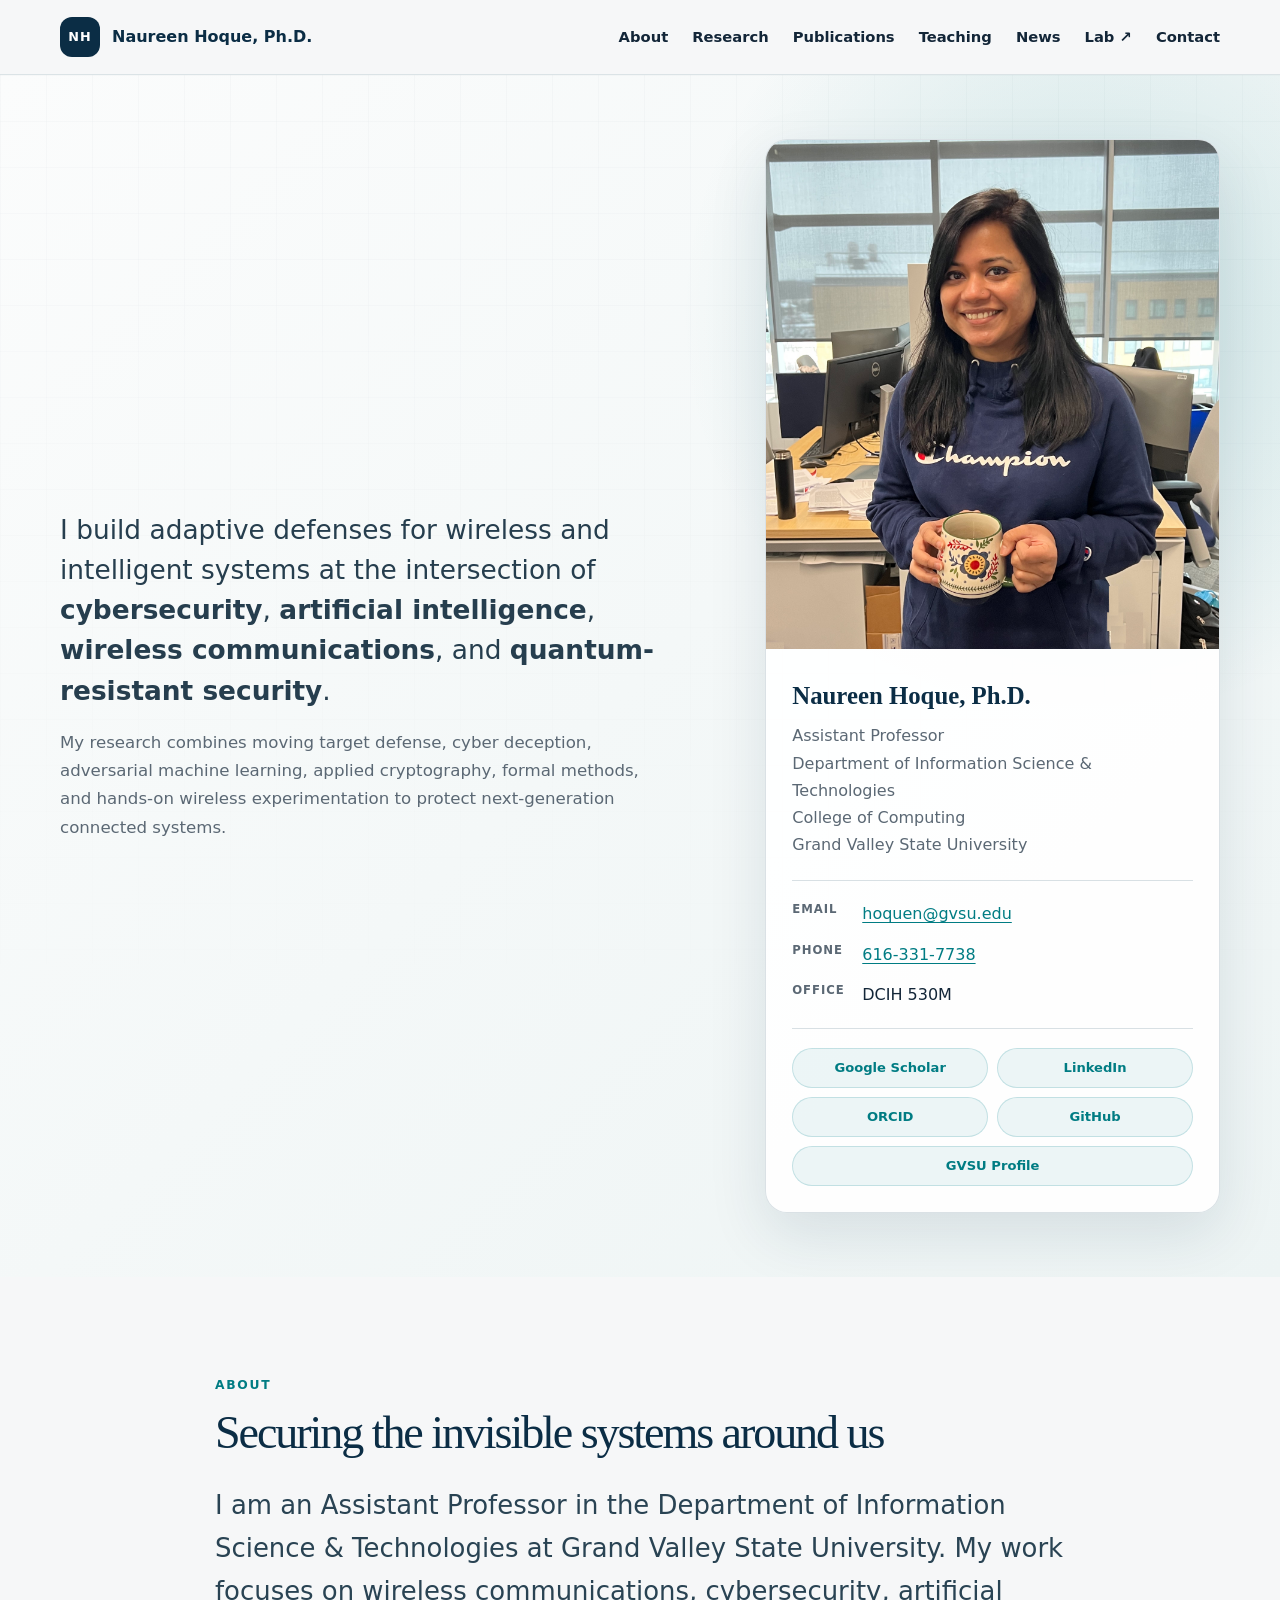
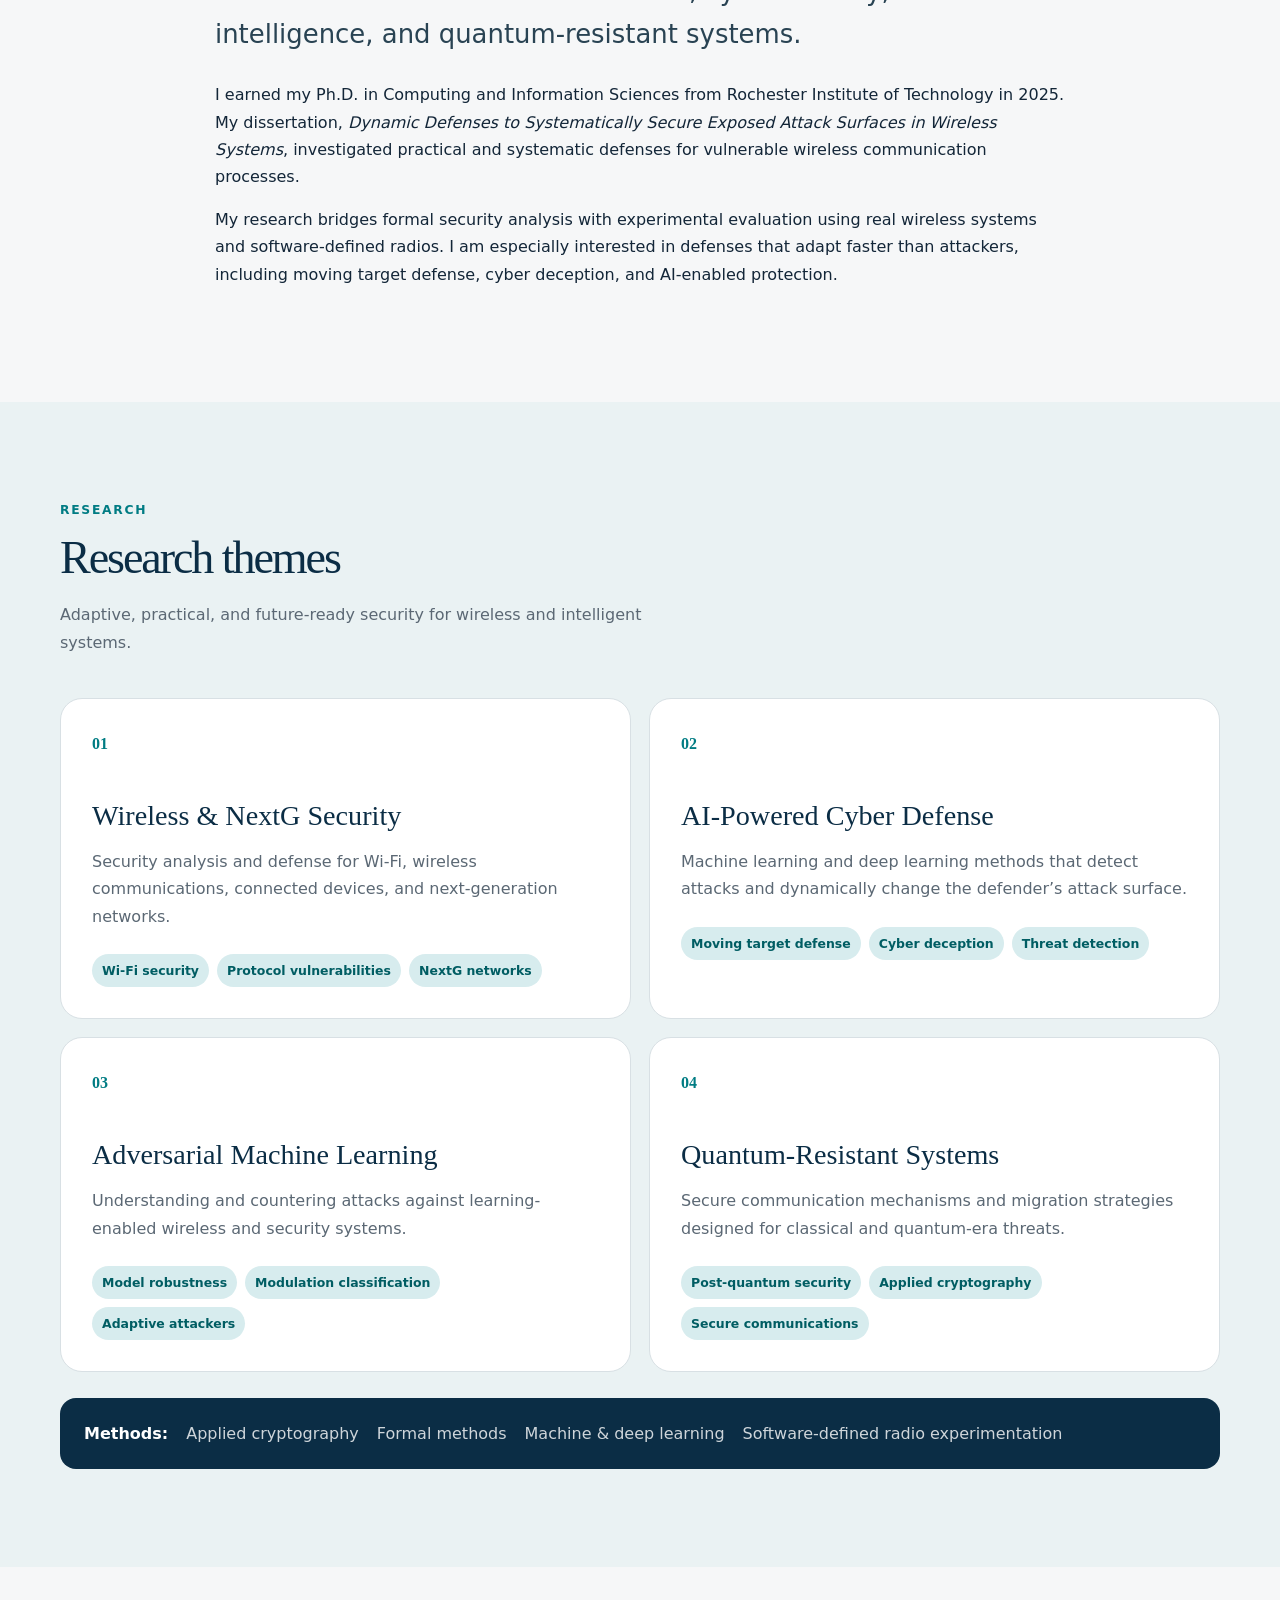
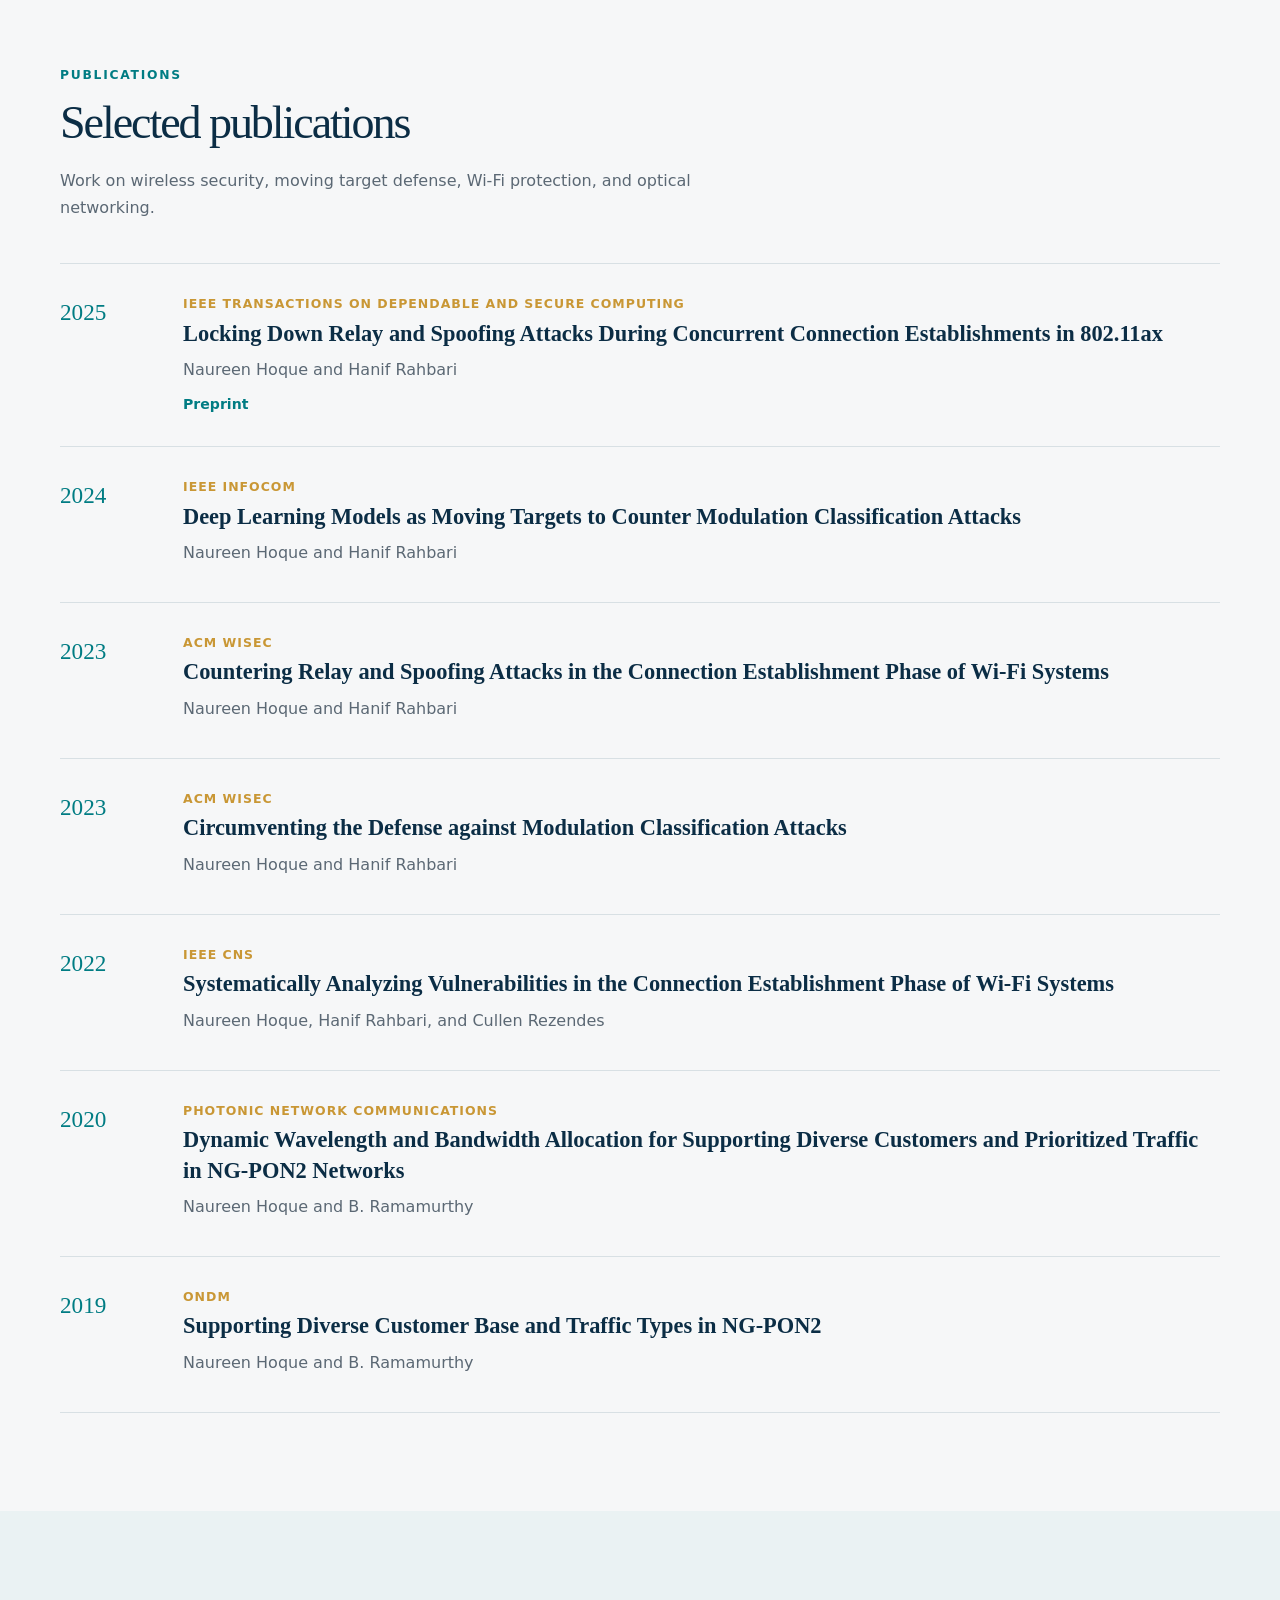
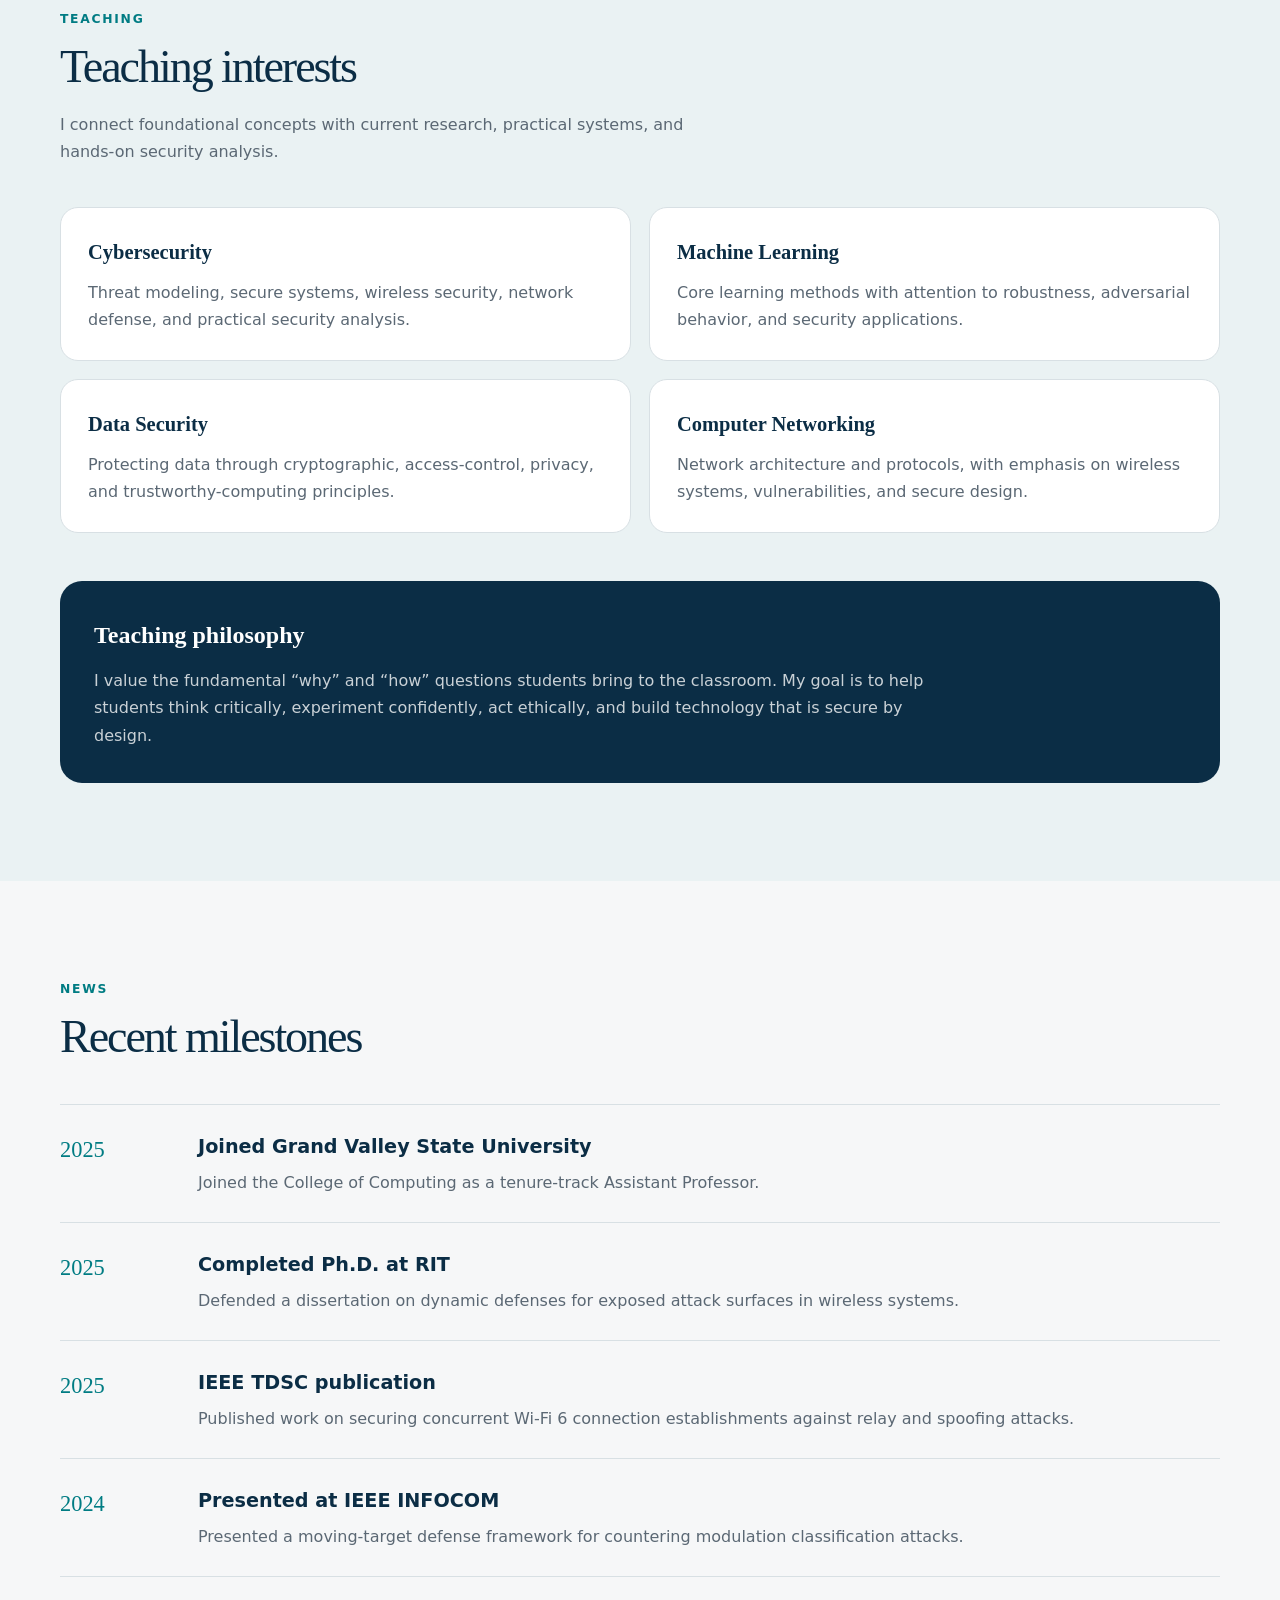
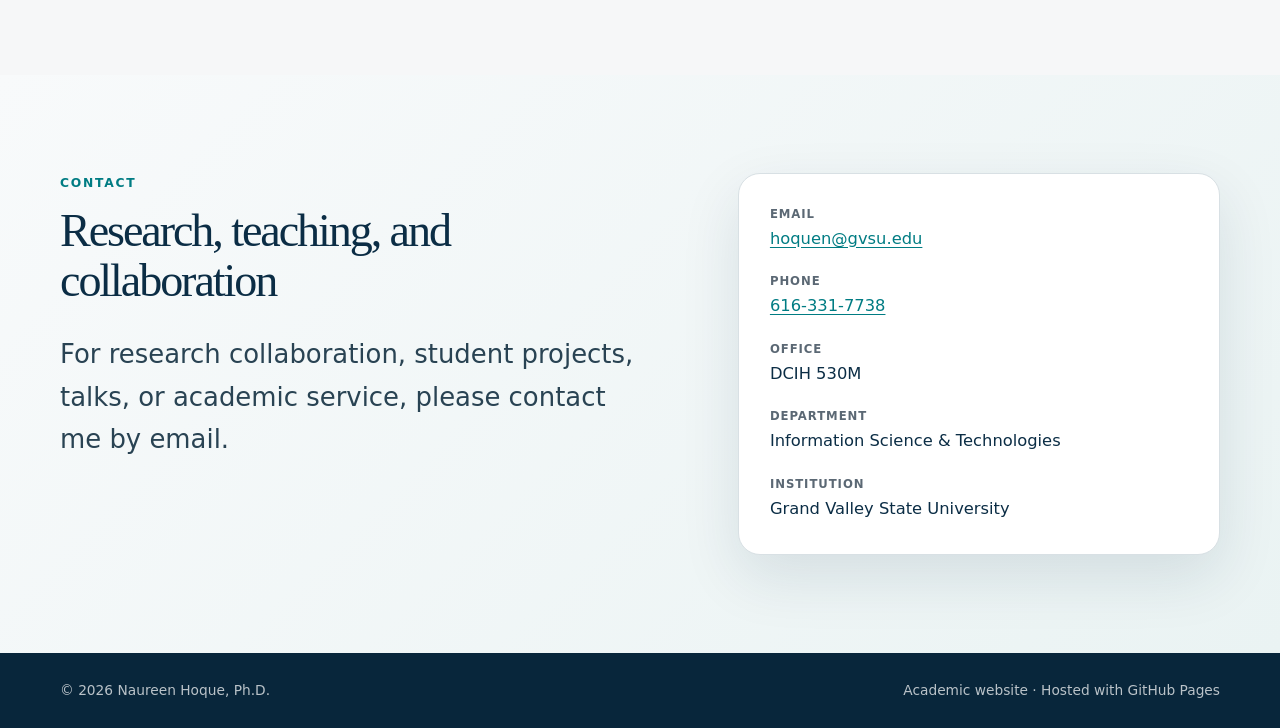
<file: index.html>
<!DOCTYPE html>
<html lang="en">
<head>
  <meta charset="UTF-8">
  <meta name="viewport" content="width=device-width, initial-scale=1.0">
  <meta name="description" content="Academic website of Naureen Hoque, Ph.D., Assistant Professor at Grand Valley State University, researching wireless security, artificial intelligence, cybersecurity, and quantum-resistant systems.">
  <title>Naureen Hoque, Ph.D. | Wireless Security, AI & Cybersecurity</title>
  <link rel="stylesheet" href="styles.css">
  <script defer src="script.js"></script>
</head>
<body>
  <a class="skip-link" href="#main">Skip to content</a>

  <header class="site-header">
    <nav class="nav shell" aria-label="Primary navigation">
      <a class="brand" href="#home">
        <span class="brand-mark">NH</span>
        <span>Naureen Hoque, Ph.D.</span>
      </a>
      <button class="menu-button" type="button" aria-expanded="false" aria-controls="nav-links">Menu</button>
      <div class="nav-links" id="nav-links">
        <a href="#about">About</a>
        <a href="#research">Research</a>
        <a href="#publications">Publications</a>
        <a href="#teaching">Teaching</a>
        <a href="#news">News</a>
        <a href="lab.html" target="_blank" rel="noopener noreferrer">Lab ↗</a>
        <a href="#contact">Contact</a>
      </div>
    </nav>
  </header>

  <main id="main">
    <section class="hero" id="home">
      <div class="shell hero-grid">
        <div class="hero-copy">
<p class="lead">
            I build adaptive defenses for wireless and intelligent systems at the intersection of
            <strong>cybersecurity</strong>, <strong>artificial intelligence</strong>,
            <strong>wireless communications</strong>, and <strong>quantum-resistant security</strong>.
          </p>
          <p class="intro">
            My research combines moving target defense, cyber deception, adversarial machine learning,
            applied cryptography, formal methods, and hands-on wireless experimentation to protect
            next-generation connected systems.
          </p>
</div>

        <aside class="profile-card" aria-label="Faculty profile">
          <img src="profile.jpg" alt="Portrait of Naureen Hoque, Ph.D.">
          <div class="profile-content">
            <h2>Naureen Hoque, Ph.D.</h2>
            <p>Assistant Professor</p>
            <p>Department of Information Science &amp; Technologies</p>
            <p>College of Computing</p>
            <p>Grand Valley State University</p>
            <dl>
              <div><dt>Email</dt><dd><a href="mailto:hoquen@gvsu.edu">hoquen@gvsu.edu</a></dd></div>
              <div><dt>Phone</dt><dd><a href="tel:+16163317738">616-331-7738</a></dd></div>
              <div><dt>Office</dt><dd>DCIH 530M</dd></div>
            </dl>

            <nav class="academic-links" aria-label="Academic and professional profiles">
              <a href="https://scholar.google.com/citations?hl=en&amp;user=wmNvIxQAAAAJ"
                 target="_blank" rel="noopener noreferrer">Google Scholar</a>
              <a href="https://www.linkedin.com/pub/dir/Naureen/Hoque"
                 target="_blank" rel="noopener noreferrer">LinkedIn</a>
              <a href="https://orcid.org/0000-0001-6965-7017"
                 target="_blank" rel="noopener noreferrer">ORCID</a>
              <a href="https://github.com/hoquenaureen"
                 target="_blank" rel="noopener noreferrer">GitHub</a>
              <a href="https://www.gvsu.edu/computing/hoque-naureen-193"
                 target="_blank" rel="noopener noreferrer">GVSU Profile</a>
            </nav>
          </div>
        </aside>
      </div>
    </section>

    <section class="section" id="about">
      <div class="shell narrow">
        <p class="section-label">About</p>
        <h2>Securing the invisible systems around us</h2>
        <p class="large-text">
          I am an Assistant Professor in the Department of Information Science &amp; Technologies at
          Grand Valley State University. My work focuses on wireless communications, cybersecurity,
          artificial intelligence, and quantum-resistant systems.
        </p>
        <p>
          I earned my Ph.D. in Computing and Information Sciences from Rochester Institute of Technology
          in 2025. My dissertation, <em>Dynamic Defenses to Systematically Secure Exposed Attack Surfaces
          in Wireless Systems</em>, investigated practical and systematic defenses for vulnerable wireless
          communication processes.
        </p>
        <p>
          My research bridges formal security analysis with experimental evaluation using real wireless
          systems and software-defined radios. I am especially interested in defenses that adapt faster
          than attackers, including moving target defense, cyber deception, and AI-enabled protection.
        </p>
      </div>
    </section>

    <section class="section tinted" id="research">
      <div class="shell">
        <p class="section-label">Research</p>
        <div class="section-heading">
          <div>
            <h2>Research themes</h2>
            <p>Adaptive, practical, and future-ready security for wireless and intelligent systems.</p>
          </div>
        </div>

        <div class="research-grid">
          <article class="research-card">
            <span>01</span>
            <h3>Wireless &amp; NextG Security</h3>
            <p>Security analysis and defense for Wi-Fi, wireless communications, connected devices, and next-generation networks.</p>
            <ul><li>Wi-Fi security</li><li>Protocol vulnerabilities</li><li>NextG networks</li></ul>
          </article>
          <article class="research-card">
            <span>02</span>
            <h3>AI-Powered Cyber Defense</h3>
            <p>Machine learning and deep learning methods that detect attacks and dynamically change the defender’s attack surface.</p>
            <ul><li>Moving target defense</li><li>Cyber deception</li><li>Threat detection</li></ul>
          </article>
          <article class="research-card">
            <span>03</span>
            <h3>Adversarial Machine Learning</h3>
            <p>Understanding and countering attacks against learning-enabled wireless and security systems.</p>
            <ul><li>Model robustness</li><li>Modulation classification</li><li>Adaptive attackers</li></ul>
          </article>
          <article class="research-card">
            <span>04</span>
            <h3>Quantum-Resistant Systems</h3>
            <p>Secure communication mechanisms and migration strategies designed for classical and quantum-era threats.</p>
            <ul><li>Post-quantum security</li><li>Applied cryptography</li><li>Secure communications</li></ul>
          </article>
        </div>

        <div class="methods-strip">
          <strong>Methods:</strong>
          <span>Applied cryptography</span>
          <span>Formal methods</span>
          <span>Machine &amp; deep learning</span>
          <span>Software-defined radio experimentation</span>
        </div>
      </div>
    </section>

    <section class="section" id="publications">
      <div class="shell">
        <p class="section-label">Publications</p>
        <div class="section-heading">
          <div>
            <h2>Selected publications</h2>
            <p>Work on wireless security, moving target defense, Wi-Fi protection, and optical networking.</p>
          </div>
        </div>

        <div class="publication-list">
          <article class="publication">
            <div class="year">2025</div>
            <div>
              <p class="venue">IEEE Transactions on Dependable and Secure Computing</p>
              <h3>Locking Down Relay and Spoofing Attacks During Concurrent Connection Establishments in 802.11ax</h3>
              <p>Naureen Hoque and Hanif Rahbari</p>
              <a href="https://arxiv.org/abs/2501.01517">Preprint</a>
            </div>
          </article>
          <article class="publication">
            <div class="year">2024</div>
            <div>
              <p class="venue">IEEE INFOCOM</p>
              <h3>Deep Learning Models as Moving Targets to Counter Modulation Classification Attacks</h3>
              <p>Naureen Hoque and Hanif Rahbari</p>
            </div>
          </article>
          <article class="publication">
            <div class="year">2023</div>
            <div>
              <p class="venue">ACM WiSec</p>
              <h3>Countering Relay and Spoofing Attacks in the Connection Establishment Phase of Wi-Fi Systems</h3>
              <p>Naureen Hoque and Hanif Rahbari</p>
            </div>
          </article>
          <article class="publication">
            <div class="year">2023</div>
            <div>
              <p class="venue">ACM WiSec</p>
              <h3>Circumventing the Defense against Modulation Classification Attacks</h3>
              <p>Naureen Hoque and Hanif Rahbari</p>
            </div>
          </article>
          <article class="publication">
            <div class="year">2022</div>
            <div>
              <p class="venue">IEEE CNS</p>
              <h3>Systematically Analyzing Vulnerabilities in the Connection Establishment Phase of Wi-Fi Systems</h3>
              <p>Naureen Hoque, Hanif Rahbari, and Cullen Rezendes</p>
            </div>
          </article>
          <article class="publication">
            <div class="year">2020</div>
            <div>
              <p class="venue">Photonic Network Communications</p>
              <h3>Dynamic Wavelength and Bandwidth Allocation for Supporting Diverse Customers and Prioritized Traffic in NG-PON2 Networks</h3>
              <p>Naureen Hoque and B. Ramamurthy</p>
            </div>
          </article>
          <article class="publication">
            <div class="year">2019</div>
            <div>
              <p class="venue">ONDM</p>
              <h3>Supporting Diverse Customer Base and Traffic Types in NG-PON2</h3>
              <p>Naureen Hoque and B. Ramamurthy</p>
            </div>
          </article>
        </div>
      </div>
    </section>

    <section class="section tinted" id="teaching">
      <div class="shell">
        <p class="section-label">Teaching</p>
        <div class="section-heading">
          <div>
            <h2>Teaching interests</h2>
            <p>I connect foundational concepts with current research, practical systems, and hands-on security analysis.</p>
          </div>
        </div>
        <div class="teaching-grid">
          <article><h3>Cybersecurity</h3><p>Threat modeling, secure systems, wireless security, network defense, and practical security analysis.</p></article>
          <article><h3>Machine Learning</h3><p>Core learning methods with attention to robustness, adversarial behavior, and security applications.</p></article>
          <article><h3>Data Security</h3><p>Protecting data through cryptographic, access-control, privacy, and trustworthy-computing principles.</p></article>
          <article><h3>Computer Networking</h3><p>Network architecture and protocols, with emphasis on wireless systems, vulnerabilities, and secure design.</p></article>
        </div>
        <div class="teaching-philosophy">
          <h3>Teaching philosophy</h3>
          <p>
            I value the fundamental “why” and “how” questions students bring to the classroom. My goal is to
            help students think critically, experiment confidently, act ethically, and build technology that is secure by design.
          </p>
        </div>
      </div>
    </section>

    <section class="section" id="news">
      <div class="shell">
        <p class="section-label">News</p>
        <h2>Recent milestones</h2>
        <div class="timeline">
          <article><time>2025</time><div><h3>Joined Grand Valley State University</h3><p>Joined the College of Computing as a tenure-track Assistant Professor.</p></div></article>
          <article><time>2025</time><div><h3>Completed Ph.D. at RIT</h3><p>Defended a dissertation on dynamic defenses for exposed attack surfaces in wireless systems.</p></div></article>
          <article><time>2025</time><div><h3>IEEE TDSC publication</h3><p>Published work on securing concurrent Wi-Fi 6 connection establishments against relay and spoofing attacks.</p></div></article>
          <article><time>2024</time><div><h3>Presented at IEEE INFOCOM</h3><p>Presented a moving-target defense framework for countering modulation classification attacks.</p></div></article>
        </div>
      </div>
    </section>

    <section class="section contact-section" id="contact">
      <div class="shell contact-grid">
        <div>
          <p class="section-label">Contact</p>
          <h2>Research, teaching, and collaboration</h2>
          <p class="large-text">For research collaboration, student projects, talks, or academic service, please contact me by email.</p>
        </div>
        <div class="contact-card">
          <dl>
            <div><dt>Email</dt><dd><a href="mailto:hoquen@gvsu.edu">hoquen@gvsu.edu</a></dd></div>
            <div><dt>Phone</dt><dd><a href="tel:+16163317738">616-331-7738</a></dd></div>
            <div><dt>Office</dt><dd>DCIH 530M</dd></div>
            <div><dt>Department</dt><dd>Information Science &amp; Technologies</dd></div>
            <div><dt>Institution</dt><dd>Grand Valley State University</dd></div>
          </dl>
        </div>
      </div>
    </section>
  </main>

  <footer>
    <div class="shell footer-inner">
      <p>© <span id="year"></span> Naureen Hoque, Ph.D.</p>
      <p>Academic website · Hosted with GitHub Pages</p>
    </div>
  </footer>
</body>
</html>
</file>
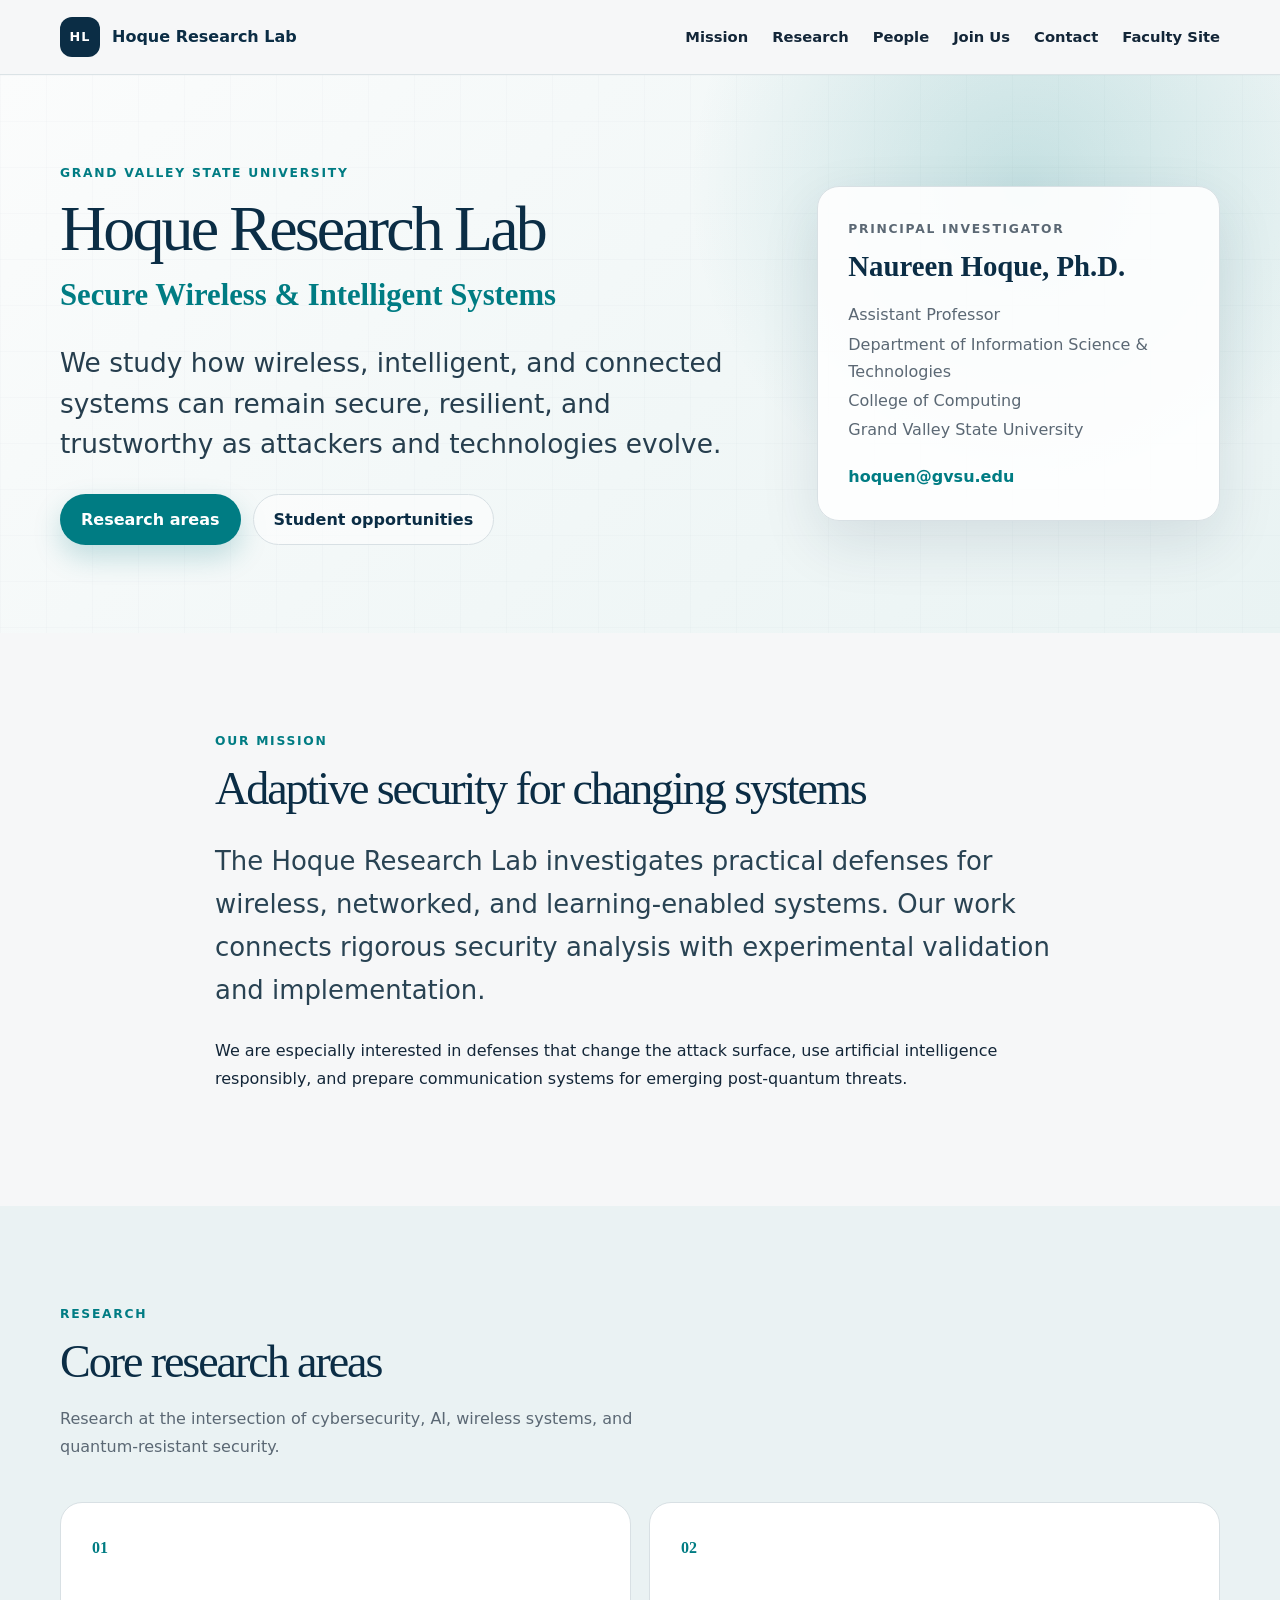
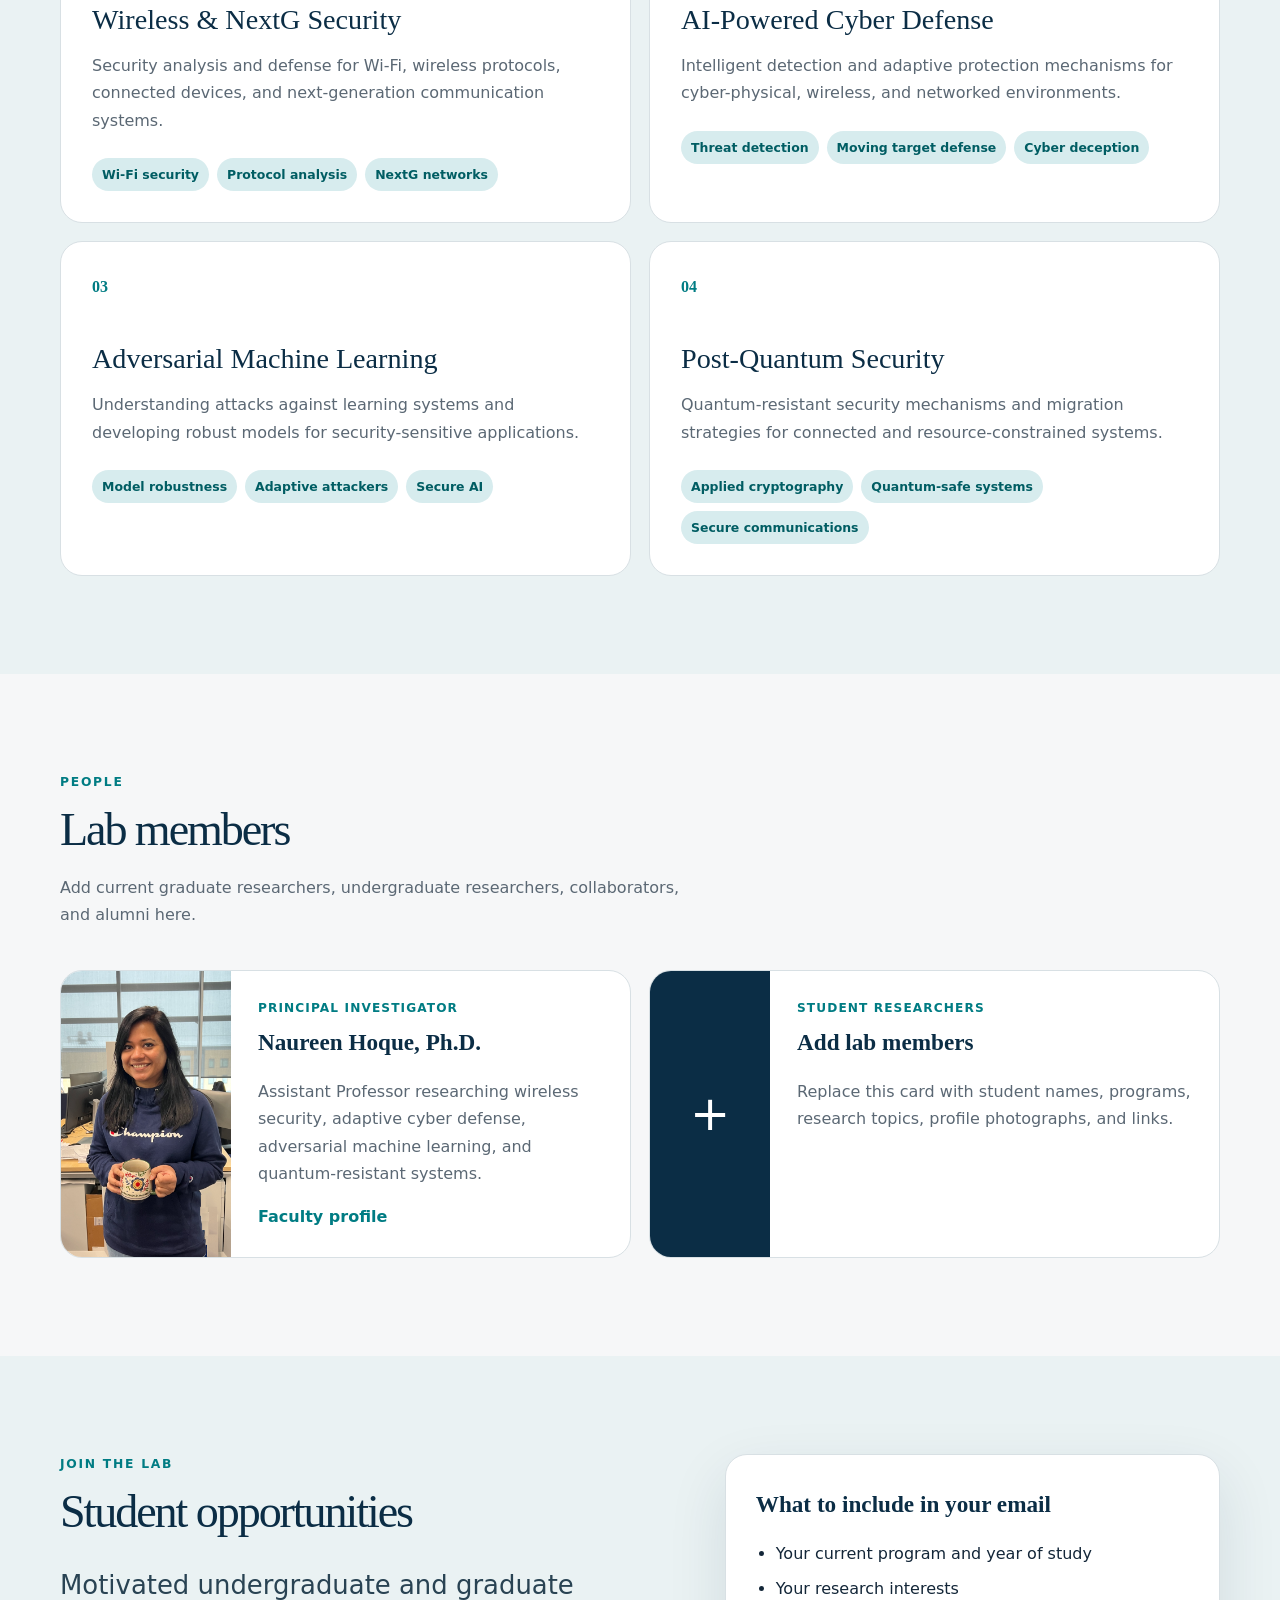
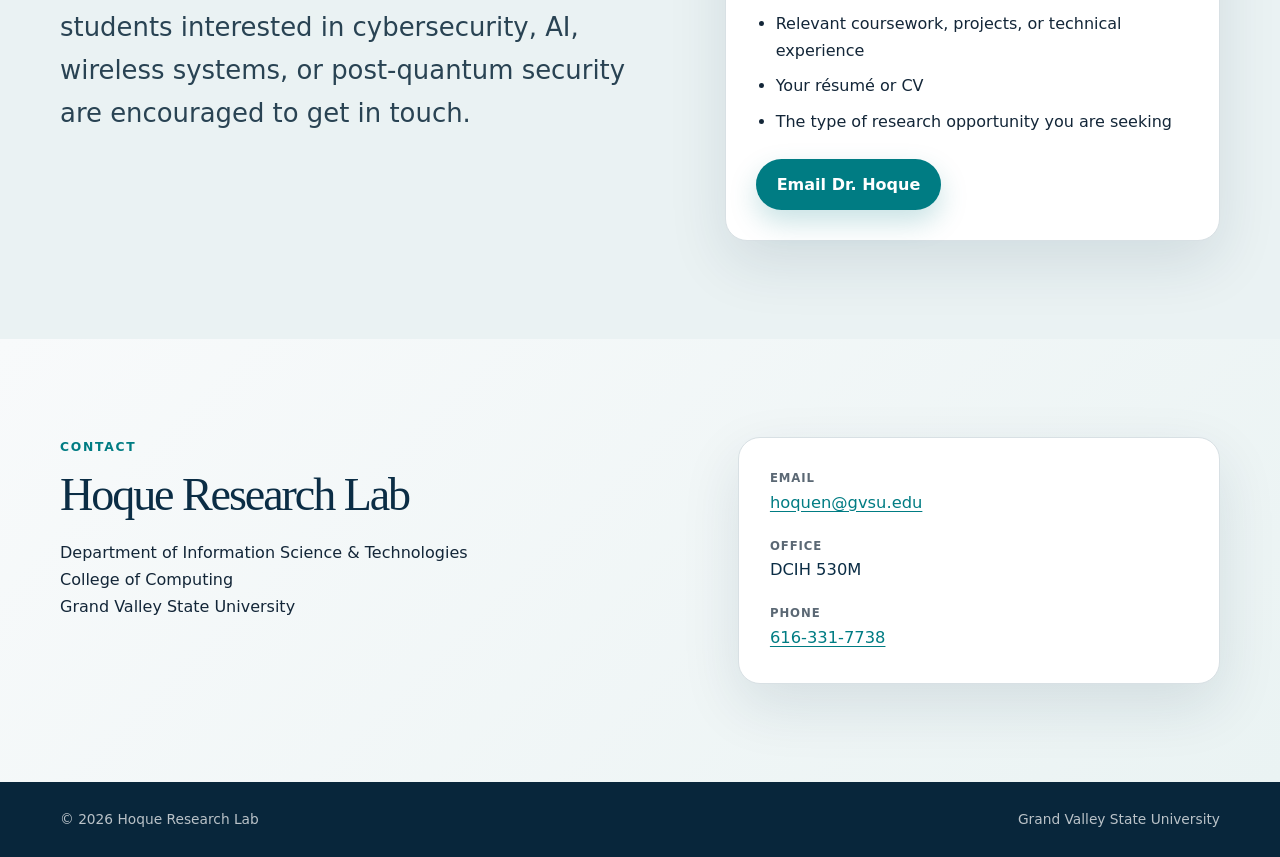
<file: lab.html>
<!DOCTYPE html>
<html lang="en">
<head>
  <meta charset="UTF-8">
  <meta name="viewport" content="width=device-width, initial-scale=1.0">
  <meta
    name="description"
    content="Hoque Research Lab at Grand Valley State University: secure wireless systems, AI-powered cyber defense, adversarial machine learning, and post-quantum security."
  >
  <title>Hoque Research Lab | GVSU</title>
  <link rel="stylesheet" href="styles.css">
  <script defer src="script.js"></script>
</head>

<body class="lab-page">
  <a class="skip-link" href="#main">Skip to content</a>

  <header class="site-header">
    <nav class="nav shell" aria-label="Lab navigation">
      <a class="brand" href="lab.html">
        <span class="brand-mark">HL</span>
        <span>Hoque Research Lab</span>
      </a>

      <button
        class="menu-button"
        type="button"
        aria-expanded="false"
        aria-controls="nav-links"
      >
        Menu
      </button>

      <div class="nav-links" id="nav-links">
        <a href="#mission">Mission</a>
        <a href="#research">Research</a>
        <a href="#people">People</a>
        <a href="#opportunities">Join Us</a>
        <a href="#contact">Contact</a>
        <a href="index.html">Faculty Site</a>
      </div>
    </nav>
  </header>

  <main id="main">
    <section class="lab-hero">
      <div class="shell lab-hero-grid">
        <div>
          <p class="section-label">Grand Valley State University</p>
          <h1>Hoque Research Lab</h1>
          <p class="lab-subtitle">Secure Wireless &amp; Intelligent Systems</p>
          <p class="lead">
            We study how wireless, intelligent, and connected systems can remain
            secure, resilient, and trustworthy as attackers and technologies evolve.
          </p>

          <div class="lab-actions">
            <a class="button primary" href="#research">Research areas</a>
            <a class="button secondary" href="#opportunities">Student opportunities</a>
          </div>
        </div>

        <aside class="lab-highlight">
          <p class="section-label">Principal Investigator</p>
          <h2>Naureen Hoque, Ph.D.</h2>
          <p>Assistant Professor</p>
          <p>Department of Information Science &amp; Technologies</p>
          <p>College of Computing</p>
          <p>Grand Valley State University</p>
          <a href="mailto:hoquen@gvsu.edu">hoquen@gvsu.edu</a>
        </aside>
      </div>
    </section>

    <section class="section" id="mission">
      <div class="shell narrow">
        <p class="section-label">Our mission</p>
        <h2>Adaptive security for changing systems</h2>
        <p class="large-text">
          The Hoque Research Lab investigates practical defenses for wireless,
          networked, and learning-enabled systems. Our work connects rigorous
          security analysis with experimental validation and implementation.
        </p>
        <p>
          We are especially interested in defenses that change the attack surface,
          use artificial intelligence responsibly, and prepare communication systems
          for emerging post-quantum threats.
        </p>
      </div>
    </section>

    <section class="section tinted" id="research">
      <div class="shell">
        <p class="section-label">Research</p>
        <div class="section-heading">
          <div>
            <h2>Core research areas</h2>
            <p>
              Research at the intersection of cybersecurity, AI, wireless systems,
              and quantum-resistant security.
            </p>
          </div>
        </div>

        <div class="research-grid">
          <article class="research-card">
            <span>01</span>
            <h3>Wireless &amp; NextG Security</h3>
            <p>
              Security analysis and defense for Wi-Fi, wireless protocols,
              connected devices, and next-generation communication systems.
            </p>
            <ul>
              <li>Wi-Fi security</li>
              <li>Protocol analysis</li>
              <li>NextG networks</li>
            </ul>
          </article>

          <article class="research-card">
            <span>02</span>
            <h3>AI-Powered Cyber Defense</h3>
            <p>
              Intelligent detection and adaptive protection mechanisms for
              cyber-physical, wireless, and networked environments.
            </p>
            <ul>
              <li>Threat detection</li>
              <li>Moving target defense</li>
              <li>Cyber deception</li>
            </ul>
          </article>

          <article class="research-card">
            <span>03</span>
            <h3>Adversarial Machine Learning</h3>
            <p>
              Understanding attacks against learning systems and developing
              robust models for security-sensitive applications.
            </p>
            <ul>
              <li>Model robustness</li>
              <li>Adaptive attackers</li>
              <li>Secure AI</li>
            </ul>
          </article>

          <article class="research-card">
            <span>04</span>
            <h3>Post-Quantum Security</h3>
            <p>
              Quantum-resistant security mechanisms and migration strategies
              for connected and resource-constrained systems.
            </p>
            <ul>
              <li>Applied cryptography</li>
              <li>Quantum-safe systems</li>
              <li>Secure communications</li>
            </ul>
          </article>
        </div>
      </div>
    </section>

    <section class="section" id="people">
      <div class="shell">
        <p class="section-label">People</p>
        <div class="section-heading">
          <div>
            <h2>Lab members</h2>
            <p>
              Add current graduate researchers, undergraduate researchers,
              collaborators, and alumni here.
            </p>
          </div>
        </div>

        <div class="people-grid">
          <article class="person-card principal-card">
            <img src="profile.jpg" alt="Portrait of Naureen Hoque, Ph.D.">
            <div>
              <p class="person-role">Principal Investigator</p>
              <h3>Naureen Hoque, Ph.D.</h3>
              <p>
                Assistant Professor researching wireless security, adaptive cyber
                defense, adversarial machine learning, and quantum-resistant systems.
              </p>
              <a href="index.html">Faculty profile</a>
            </div>
          </article>

          <article class="person-card placeholder-card">
            <div class="person-placeholder" aria-hidden="true">+</div>
            <div>
              <p class="person-role">Student researchers</p>
              <h3>Add lab members</h3>
              <p>
                Replace this card with student names, programs, research topics,
                profile photographs, and links.
              </p>
            </div>
          </article>
        </div>
      </div>
    </section>

    <section class="section tinted" id="opportunities">
      <div class="shell opportunities-grid">
        <div>
          <p class="section-label">Join the lab</p>
          <h2>Student opportunities</h2>
          <p class="large-text">
            Motivated undergraduate and graduate students interested in
            cybersecurity, AI, wireless systems, or post-quantum security are
            encouraged to get in touch.
          </p>
        </div>

        <div class="opportunity-card">
          <h3>What to include in your email</h3>
          <ul>
            <li>Your current program and year of study</li>
            <li>Your research interests</li>
            <li>Relevant coursework, projects, or technical experience</li>
            <li>Your résumé or CV</li>
            <li>The type of research opportunity you are seeking</li>
          </ul>
          <a class="button primary" href="mailto:hoquen@gvsu.edu?subject=Research%20Lab%20Inquiry">
            Email Dr. Hoque
          </a>
        </div>
      </div>
    </section>

    <section class="section contact-section" id="contact">
      <div class="shell contact-grid">
        <div>
          <p class="section-label">Contact</p>
          <h2>Hoque Research Lab</h2>
          <p>
            Department of Information Science &amp; Technologies<br>
            College of Computing<br>
            Grand Valley State University
          </p>
        </div>

        <div class="contact-card">
          <dl>
            <div>
              <dt>Email</dt>
              <dd><a href="mailto:hoquen@gvsu.edu">hoquen@gvsu.edu</a></dd>
            </div>
            <div>
              <dt>Office</dt>
              <dd>DCIH 530M</dd>
            </div>
            <div>
              <dt>Phone</dt>
              <dd><a href="tel:+16163317738">616-331-7738</a></dd>
            </div>
          </dl>
        </div>
      </div>
    </section>
  </main>

  <footer>
    <div class="shell footer-inner">
      <p>© <span id="year"></span> Hoque Research Lab</p>
      <p>Grand Valley State University</p>
    </div>
  </footer>
</body>
</html>
</file>
<file: styles.css>
:root {
  --ink: #132638;
  --muted: #5b6874;
  --paper: #f6f7f8;
  --surface: #ffffff;
  --tint: #eaf2f3;
  --line: #d8e0e4;
  --accent: #007c83;
  --accent-dark: #005d63;
  --navy: #0b2d45;
  --gold: #c99735;
  --shadow: 0 22px 60px rgba(11, 45, 69, 0.11);
  --radius: 22px;
  --width: 1160px;
}

* { box-sizing: border-box; }
html { scroll-behavior: smooth; }
body {
  margin: 0;
  color: var(--ink);
  background: var(--paper);
  font-family: Inter, ui-sans-serif, system-ui, -apple-system, BlinkMacSystemFont, "Segoe UI", sans-serif;
  line-height: 1.7;
}
a { color: var(--accent); text-underline-offset: .2em; }
a:hover { color: var(--accent-dark); }
img { max-width: 100%; display: block; }
.shell { width: min(calc(100% - 40px), var(--width)); margin-inline: auto; }
.narrow { max-width: 850px; }
.skip-link { position: fixed; top: 10px; left: 10px; z-index: 100; padding: 9px 13px; color: white; background: var(--navy); border-radius: 8px; transform: translateY(-160%); }
.skip-link:focus { transform: translateY(0); }

.site-header { position: sticky; top: 0; z-index: 50; background: rgba(246,247,248,.94); border-bottom: 1px solid rgba(216,224,228,.9); backdrop-filter: blur(14px); }
.nav { min-height: 74px; display: flex; align-items: center; justify-content: space-between; gap: 28px; }
.brand { display: inline-flex; align-items: center; gap: 12px; color: var(--navy); font-weight: 850; text-decoration: none; }
.brand-mark { display: grid; place-items: center; width: 40px; height: 40px; color: white; background: var(--navy); border-radius: 12px; font-size: .8rem; letter-spacing: .08em; }
.nav-links { display: flex; gap: 24px; align-items: center; }
.nav-links a { color: var(--ink); font-size: .92rem; font-weight: 720; text-decoration: none; }
.nav-links a:hover { color: var(--accent); }
.menu-button { display: none; border: 0; background: transparent; color: var(--navy); font: inherit; font-weight: 800; cursor: pointer; }

.hero { position: relative; overflow: hidden; padding: 64px 0; background: radial-gradient(circle at 85% 20%, rgba(0,124,131,.17), transparent 28%), linear-gradient(135deg, #fbfcfc, #edf4f4); }
.hero::before { content: ""; position: absolute; inset: 0; opacity: .17; pointer-events: none; background-image: linear-gradient(rgba(11,45,69,.12) 1px, transparent 1px), linear-gradient(90deg, rgba(11,45,69,.12) 1px, transparent 1px); background-size: 46px 46px; mask-image: linear-gradient(to bottom, black, transparent 90%); }
.hero-grid { position: relative; display: grid; grid-template-columns: 1.15fr .85fr; gap: clamp(50px, 8vw, 90px); align-items: center; }
.eyebrow, .section-label { margin: 0 0 12px; color: var(--accent); font-size: .77rem; font-weight: 900; letter-spacing: .14em; text-transform: uppercase; }
h1, h2, h3 { color: var(--navy); }
h1, .section h2 { font-family: Georgia, "Times New Roman", serif; font-weight: 500; letter-spacing: -.045em; }
h1 { max-width: 750px; margin: 0 0 22px; font-size: clamp(2.5rem, 5vw, 4.5rem); line-height: 1.02; }
.lead { max-width: 770px; margin: 0 0 18px; color: #263e4e; font-size: clamp(1.25rem, 2.4vw, 1.65rem); line-height: 1.52; }
.intro { max-width: 700px; margin: 0; color: var(--muted); font-size: 1.04rem; }
.actions { display: flex; flex-wrap: wrap; gap: 12px; margin-top: 34px; }
.button { display: inline-flex; min-height: 48px; align-items: center; justify-content: center; padding: 11px 20px; border: 1px solid transparent; border-radius: 999px; font-weight: 800; text-decoration: none; transition: transform .18s ease, box-shadow .18s ease, background .18s ease; }
.button:hover { transform: translateY(-2px); }
.button.primary { color: white; background: var(--accent); box-shadow: 0 12px 28px rgba(0,124,131,.22); }
.button.primary:hover { color: white; background: var(--accent-dark); }
.button.secondary { color: var(--navy); border-color: var(--line); background: rgba(255,255,255,.55); }
.button.secondary:hover { background: white; }
.quick-links { display: flex; flex-wrap: wrap; gap: 12px 24px; margin-top: 24px; }
.quick-links a { color: var(--muted); font-size: .9rem; font-weight: 750; text-decoration: none; }
.quick-links a:hover { color: var(--accent); }

.profile-card { overflow: hidden; background: rgba(255,255,255,.9); border: 1px solid rgba(216,224,228,.95); border-radius: var(--radius); box-shadow: var(--shadow); }
.profile-card img { width: 100%; aspect-ratio: 4 / 4.5; object-fit: cover; object-position: center 27%; }
.profile-content { padding: 26px; }
.profile-content h2 { margin: 0 0 5px; font-family: Georgia, "Times New Roman", serif; font-size: 1.55rem; font-weight: 600; }
.profile-content p { margin: 0; color: var(--muted); }
.profile-content dl { display: grid; gap: 13px; margin: 22px 0 0; padding-top: 19px; border-top: 1px solid var(--line); }
.profile-content dl div { display: grid; grid-template-columns: 58px 1fr; gap: 12px; }

.academic-links {
  display: grid;
  grid-template-columns: repeat(2, minmax(0, 1fr));
  gap: 9px;
  margin-top: 20px;
  padding-top: 19px;
  border-top: 1px solid var(--line);
}

.academic-links a {
  display: flex;
  min-height: 40px;
  align-items: center;
  justify-content: center;
  padding: 8px 10px;
  color: var(--accent);
  background: rgba(8, 133, 143, 0.07);
  border: 1px solid rgba(8, 133, 143, 0.18);
  border-radius: 999px;
  font-size: 0.82rem;
  font-weight: 800;
  line-height: 1.15;
  text-align: center;
  text-decoration: none;
}

.academic-links a:hover,
.academic-links a:focus-visible {
  color: white;
  background: var(--accent);
  border-color: var(--accent);
}

.academic-links a:last-child:nth-child(odd) {
  grid-column: 1 / -1;
}
dt { color: var(--muted); font-size: .73rem; font-weight: 900; letter-spacing: .08em; text-transform: uppercase; }
dd { margin: 0; }

.section { padding: 98px 0; }
.tinted { background: var(--tint); }
.section h2 { margin: 0 0 18px; font-size: clamp(1.9rem, 3.6vw, 3.2rem); line-height: 1.1; }
.large-text { color: #294353; font-size: clamp(1.25rem, 2.25vw, 1.62rem); line-height: 1.65; }
.section-heading { display: flex; justify-content: space-between; align-items: end; gap: 30px; margin-bottom: 42px; }
.section-heading p { max-width: 650px; margin: 0; color: var(--muted); }

.research-grid { display: grid; grid-template-columns: repeat(2, 1fr); gap: 18px; }
.research-card { min-height: 310px; padding: 31px; background: var(--surface); border: 1px solid var(--line); border-radius: var(--radius); transition: transform .18s ease, box-shadow .18s ease; }
.research-card:hover { transform: translateY(-5px); box-shadow: var(--shadow); }
.research-card > span { color: var(--accent); font-family: Georgia, "Times New Roman", serif; font-weight: 700; }
.research-card h3 { margin: 42px 0 12px; font-family: Georgia, "Times New Roman", serif; font-size: clamp(1.4rem, 2.2vw, 1.9rem); font-weight: 500; line-height: 1.18; }
.research-card p { color: var(--muted); }
.research-card ul { display: flex; flex-wrap: wrap; gap: 8px; margin: 24px 0 0; padding: 0; list-style: none; }
.research-card li { padding: 6px 10px; color: var(--accent-dark); background: #d7ecee; border-radius: 999px; font-size: .78rem; font-weight: 800; }
.methods-strip { display: flex; flex-wrap: wrap; gap: 10px 18px; margin-top: 26px; padding: 22px 24px; background: var(--navy); color: rgba(255,255,255,.8); border-radius: 16px; }
.methods-strip strong { color: white; }

.publication-list { border-top: 1px solid var(--line); }
.publication { display: grid; grid-template-columns: 95px 1fr; gap: 28px; padding: 29px 0; border-bottom: 1px solid var(--line); }
.year { color: var(--accent); font-family: Georgia, "Times New Roman", serif; font-size: 1.45rem; }
.publication .venue { margin: 0 0 4px; color: var(--gold); font-size: .78rem; font-weight: 900; letter-spacing: .08em; text-transform: uppercase; }
.publication h3 { margin: 0 0 7px; font-family: Georgia, "Times New Roman", serif; font-size: clamp(1.1rem, 1.8vw, 1.4rem); line-height: 1.36; }
.publication p:not(.venue) { margin: 0 0 7px; color: var(--muted); }
.publication a { font-size: .88rem; font-weight: 800; text-decoration: none; }

.teaching-grid { display: grid; grid-template-columns: repeat(2, 1fr); gap: 18px; }
.teaching-grid article { padding: 27px; background: white; border: 1px solid var(--line); border-radius: 18px; }
.teaching-grid h3 { margin: 0 0 9px; font-family: Georgia, "Times New Roman", serif; font-size: 1.28rem; }
.teaching-grid p { margin: 0; color: var(--muted); }
.teaching-philosophy { margin-top: 48px; padding: 34px; color: white; background: var(--navy); border-radius: var(--radius); }
.teaching-philosophy h3 { margin: 0 0 11px; color: white; font-family: Georgia, "Times New Roman", serif; font-size: 1.5rem; }
.teaching-philosophy p { max-width: 850px; margin: 0; color: rgba(255,255,255,.78); }

.timeline { margin-top: 42px; border-top: 1px solid var(--line); }
.timeline article { display: grid; grid-template-columns: 110px 1fr; gap: 28px; padding: 26px 0; border-bottom: 1px solid var(--line); }
.timeline time { color: var(--accent); font-family: Georgia, "Times New Roman", serif; font-size: 1.4rem; }
.timeline h3 { margin: 0 0 5px; font-size: 1.2rem; }
.timeline p { margin: 0; color: var(--muted); }

.contact-section { background: linear-gradient(135deg, #f8fafb, #eaf3f3); }
.contact-grid { display: grid; grid-template-columns: 1fr .82fr; gap: clamp(50px, 8vw, 90px); align-items: start; }
.contact-card { padding: 31px; background: white; border: 1px solid var(--line); border-radius: var(--radius); box-shadow: var(--shadow); }
.contact-card dl { display: grid; gap: 20px; margin: 0; }
.contact-card dd { color: var(--navy); font-size: 1.02rem; }

footer { padding: 26px 0; background: #08263b; color: rgba(255,255,255,.72); }
.footer-inner { display: flex; justify-content: space-between; gap: 24px; }
.footer-inner p { margin: 0; font-size: .86rem; }

@media (max-width: 860px) {
  .menu-button { display: block; }
  .nav { position: relative; }
  .nav-links { position: absolute; top: calc(100% + 1px); left: -20px; right: -20px; display: none; padding: 12px 20px 18px; background: var(--paper); border-bottom: 1px solid var(--line); box-shadow: 0 16px 30px rgba(11,45,69,.08); }
  .nav-links.open { display: grid; gap: 0; }
  .nav-links a { padding: 10px 4px; }
  .hero { padding: 48px 0; }
  .hero-grid, .contact-grid { grid-template-columns: 1fr; }
  .profile-card { max-width: 560px; }
  .research-grid, .teaching-grid { grid-template-columns: 1fr; }
}

@media (max-width: 580px) {
  .shell { width: min(calc(100% - 28px), var(--width)); }
  .section { padding: 76px 0; }
  .hero { padding: 40px 0; }
  h1 { font-size: 2.65rem; }
  .research-card, .teaching-grid article, .contact-card { padding: 23px; }
  .publication, .timeline article { grid-template-columns: 1fr; gap: 8px; }
  .year, .timeline time { font-size: 1rem; font-weight: 850; }
  .footer-inner { flex-direction: column; gap: 5px; }
}

@media (prefers-reduced-motion: reduce) {
  html { scroll-behavior: auto; }
  *, *::before, *::after { transition-duration: .01ms !important; animation-duration: .01ms !important; }
}


/* Lab page */
.lab-hero {
  position: relative;
  overflow: hidden;
  padding: 88px 0;
  background:
    radial-gradient(circle at 80% 20%, rgba(0, 124, 131, 0.18), transparent 30%),
    linear-gradient(135deg, #fbfcfc, #e9f3f3);
}

.lab-hero::before {
  content: "";
  position: absolute;
  inset: 0;
  opacity: 0.14;
  pointer-events: none;
  background-image:
    linear-gradient(rgba(11, 45, 69, 0.12) 1px, transparent 1px),
    linear-gradient(90deg, rgba(11, 45, 69, 0.12) 1px, transparent 1px);
  background-size: 46px 46px;
}

.lab-hero-grid {
  position: relative;
  display: grid;
  grid-template-columns: 1.25fr 0.75fr;
  gap: clamp(42px, 8vw, 86px);
  align-items: center;
}

.lab-hero h1 {
  max-width: 760px;
  margin: 0 0 8px;
  font-size: clamp(2.7rem, 5vw, 4.7rem);
}

.lab-subtitle {
  margin: 0 0 22px;
  color: var(--accent);
  font-family: Georgia, "Times New Roman", serif;
  font-size: clamp(1.35rem, 2.4vw, 2rem);
  font-weight: 600;
}

.lab-actions {
  display: flex;
  flex-wrap: wrap;
  gap: 12px;
  margin-top: 30px;
}

.lab-highlight {
  padding: 30px;
  background: rgba(255, 255, 255, 0.9);
  border: 1px solid var(--line);
  border-radius: var(--radius);
  box-shadow: var(--shadow);
}

.lab-highlight h2 {
  margin: 0 0 10px;
  font-family: Georgia, "Times New Roman", serif;
  font-size: 1.8rem;
}

.lab-highlight p {
  margin: 2px 0;
  color: var(--muted);
}

.lab-highlight a {
  display: inline-block;
  margin-top: 18px;
  font-weight: 800;
  text-decoration: none;
}

.people-grid {
  display: grid;
  grid-template-columns: repeat(2, minmax(0, 1fr));
  gap: 18px;
}

.person-card {
  overflow: hidden;
  display: grid;
  grid-template-columns: 170px 1fr;
  min-height: 240px;
  background: white;
  border: 1px solid var(--line);
  border-radius: var(--radius);
}

.person-card img {
  width: 100%;
  height: 100%;
  object-fit: cover;
  object-position: center 25%;
}

.person-card > div:last-child {
  padding: 27px;
}

.person-card h3 {
  margin: 4px 0 10px;
  font-family: Georgia, "Times New Roman", serif;
  font-size: 1.45rem;
}

.person-card p {
  color: var(--muted);
}

.person-card a {
  font-weight: 800;
  text-decoration: none;
}

.person-role {
  margin: 0;
  color: var(--accent) !important;
  font-size: 0.76rem;
  font-weight: 900;
  letter-spacing: 0.09em;
  text-transform: uppercase;
}

.placeholder-card {
  grid-template-columns: 120px 1fr;
}

.person-placeholder {
  display: grid;
  min-height: 100%;
  place-items: center;
  color: white;
  background: var(--navy);
  font-size: 3rem;
  font-weight: 300;
}

.opportunities-grid {
  display: grid;
  grid-template-columns: 1fr 0.85fr;
  gap: clamp(42px, 8vw, 82px);
  align-items: start;
}

.opportunity-card {
  padding: 30px;
  background: white;
  border: 1px solid var(--line);
  border-radius: var(--radius);
  box-shadow: var(--shadow);
}

.opportunity-card h3 {
  margin: 0 0 15px;
  font-family: Georgia, "Times New Roman", serif;
  font-size: 1.45rem;
}

.opportunity-card ul {
  margin: 0 0 24px;
  padding-left: 20px;
}

.opportunity-card li + li {
  margin-top: 8px;
}

@media (max-width: 860px) {
  .lab-hero-grid,
  .opportunities-grid {
    grid-template-columns: 1fr;
  }

  .people-grid {
    grid-template-columns: 1fr;
  }
}

@media (max-width: 580px) {
  .lab-hero {
    padding: 56px 0;
  }

  .lab-hero h1 {
    font-size: 2.65rem;
  }

  .person-card,
  .placeholder-card {
    grid-template-columns: 1fr;
  }

  .person-card img {
    aspect-ratio: 4 / 3;
  }

  .person-placeholder {
    min-height: 150px;
  }
}
</file>
